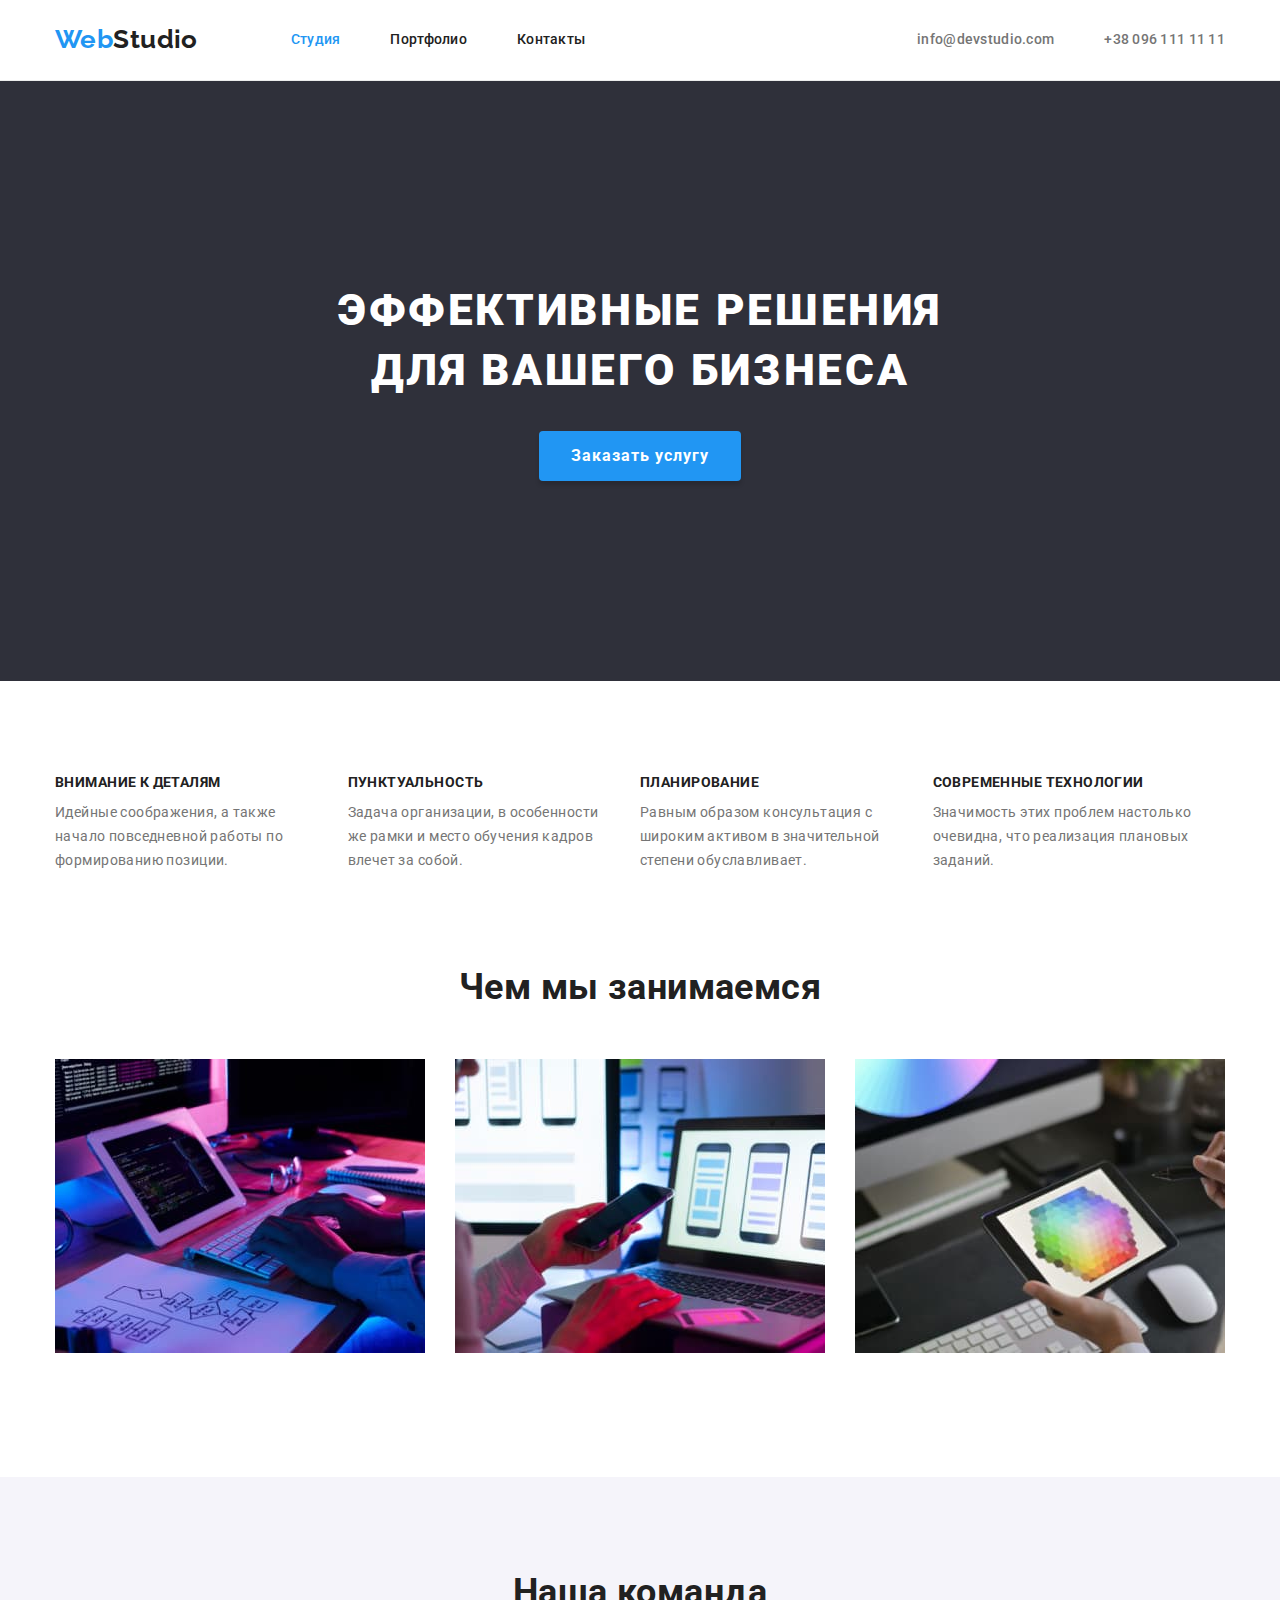
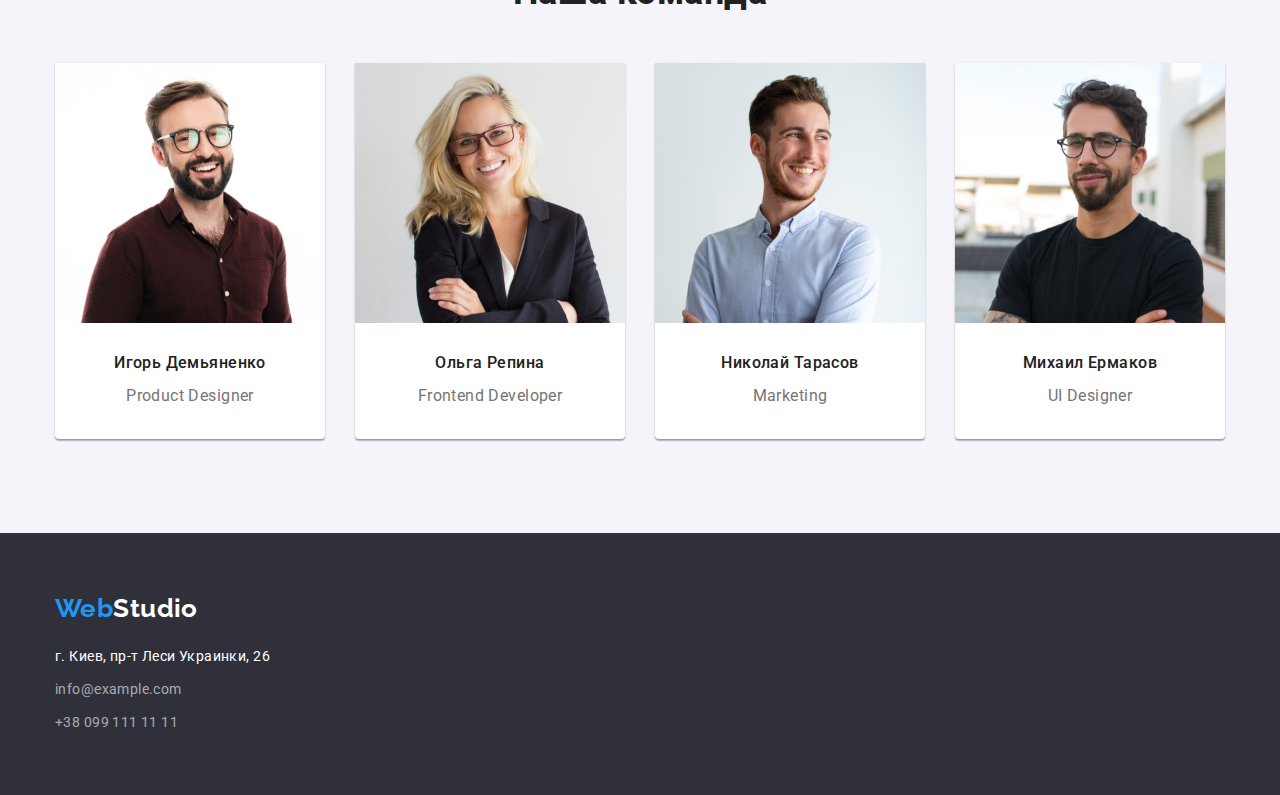
<file: index.html>
<!DOCTYPE html>
<html lang="ru">
<head>
    <meta charset="UTF-8">
    <meta http-equiv="X-UA-Compatible" content="IE=edge">
    <meta name="viewport" content="width=device-width, initial-scale=1.0">

    <link href="https://fonts.googleapis.com/css2?family=Raleway:wght@700&family=Roboto:wght@400;500;700;900&display=swap"
          rel="stylesheet"
      />
      <link rel="stylesheet" 
      href="https://cdnjs.cloudflare.com/ajax/libs/modern-normalize/1.1.0/modern-normalize.min.css">
   
    <link rel="stylesheet" href="css/styles.css"/>
    <title> ВебСтудия</title>
    </head >
<body>
             <!--Верхняя линия-->
    <header> 
      <div class="container header-nav">
             <!--Навигация-->
         <nav class="site-nav" >
             <a href="./index.html" class="logo">Web<span class="logo-black">Studio</span></a>
               <ul class="site-nav list ">
                <li class="item" ><a href="" class="link current">Студия</a></li>
                <li class="item" ><a href="./portfolio.html" class="link">Портфолио</a></li>
                <li class="item" ><a href="" class="link">Контакты</a></li>
           </ul>
         </nav>
           <ul class="nav-item list">
               <li class="item">
                 <a class="link" href="mailto:info@devstudio.com">info@devstudio.com</a></li>
               <li class="item">
              <a class="link" href="tel:+380961111111">+38 096 111 11 11</a></li>
           </ul>
          </div>
    </header>
            <!--Уникальный контент-->
     <main>
             <!--Шапка-->
        <section class="hero text ">
          <div class="container">
            <h1 class="hero-title">ЭФФЕКТИВНЫЕ РЕШЕНИЯ ДЛЯ ВАШЕГО БИЗНЕСА  </h1>
                <button type="button" class="button-hero">Заказать услугу</button>
          </div>
              </section>
             <!--Особенности-->
        <section class="section ">
          <div class="container">
          <h2 class="section-title visually-hidden">Особенности</h2>
            <ul class="  list features ">
                <li class="item">
                  <h3 class="title">ВНИМАНИЕ К ДЕТАЛЯМ </h3>
                   <p class="text">Идейные соображения, а также<br>начало повседневной работы по <br>
                      формированию позиции.</p>
                    </li>
                <li class="item">
                  <h3 class="title">ПУНКТУАЛЬНОСТЬ</h3>
                   <p class="text">Задача организации, в особенности <br> же рамки и место обучения 
                     кадров <br> влечет за собой.</p>
                    </li>
                 <li class="item">
                   <h3 class="title">ПЛАНИРОВАНИЕ </h3>
                   <p class="text">Равным образом консультация с <br> широким активом в значительной <br>
                      степени обуславливает.</p>
                    </li>
                <li class="item">
                  <h3 class="title">СОВРЕМЕННЫЕ ТЕХНОЛОГИИ </h3>
                   <p class="text">Значимость этих проблем настолько <br> очевидна, что реализация 
                     плановых <br> заданий.</p>
                    </li>
            </ul>
          </div>
        </section>
             <!--Чем мы занимаемся-->
        <section class="section section-padding">
          <div class="container container-plus">
            <h2 class="section-title">Чем мы занимаемся</h2>
        <ul class="feature-list list">
           <li class="box">
             <img class="img" src="images/i11.jpg" alt="Верстка"
                    width="370" /></li>
           <li class="box">
             <img class="img" src="images/i21.jpg" alt="Дизайн" 
                    width="370" /></li>
           <li class="box">
             <img class="img" src="images/i31.jpg" alt="Оформление" 
                    width="370"/></li>
        </ul>
        </div>
        </section>
             <!--Наша команда-->
        <section class="section feature">
          <div class="container">
           <h2 class="section-title">Наша команда</h2>
             <ul class="feature-list list">
                 <li class="team-card">
                   <img class="img" src="images/img21.jpg" alt="Игорь Демьяненко" 
                          width="270"/>
                   <div class="item">
                     <h3 class="title ">Игорь Демьяненко</h3>
                           <p class="text-list item">Product Designer</p>
                   </div>
                </li>
                 <li class="team-card">
                   <img class="img" src="images/img22.jpg" alt="Ольга Репина" 
                          width="270" />
                   <div class="item">
                     <h3 class="title">Ольга Репина</h3>
                            <p class="text-list item">Frontend Developer</p>
                   </div>
                  </li>
                 <li class="team-card">
                   <img class="img" src="images/img23.jpg" alt="Николай Тарасов" 
                          width="270"/>
                   <div class="item">
                       <h3 class="title">Николай Тарасов</h3>
                            <p class="text-list item">Marketing</p>
                   </div>
                </li>
                 <li class="team-card">
                   <img class="img" src="images/img24.jpg" alt="Михаил Ермаков"
                          width="270" />
                   <div class="item">
                       <h3 class="title">Михаил Ермаков</h3>
                            <p class="text-list item">UI Designer</p>
                  </div>
                </li>
               </ul>
          </div> 
        </section>
     </main>
                 <!--Подвал-->
     <footer class="footer">
           <div class="container ">
                <!-- Футер-лого-->
               <a href="./index.html" class="footer-logo ">Web<span class="footerlogo-white">Studio</span></a>
                <!--Address-->
          <address > 
            <ul class="footer-item list ">
              <li class="item"> 
                <a  class="link-white "  href="https://bit.ly/3pXMvUd" target="_blank" rel="noopener noreferrer">
                г. Киев, пр-т Леси Украинки, 26</a></li>
              <li class="item">
                <a class="link " href="mailto:info@devstudio.com">info@example.com</a></li>
              <li >
                <a class="link " href="tel:+380991111111">+38 099 111 11 11</a></li>
            </ul>
          </address>
        </div>
     </footer>
</body>
</html>
</file>
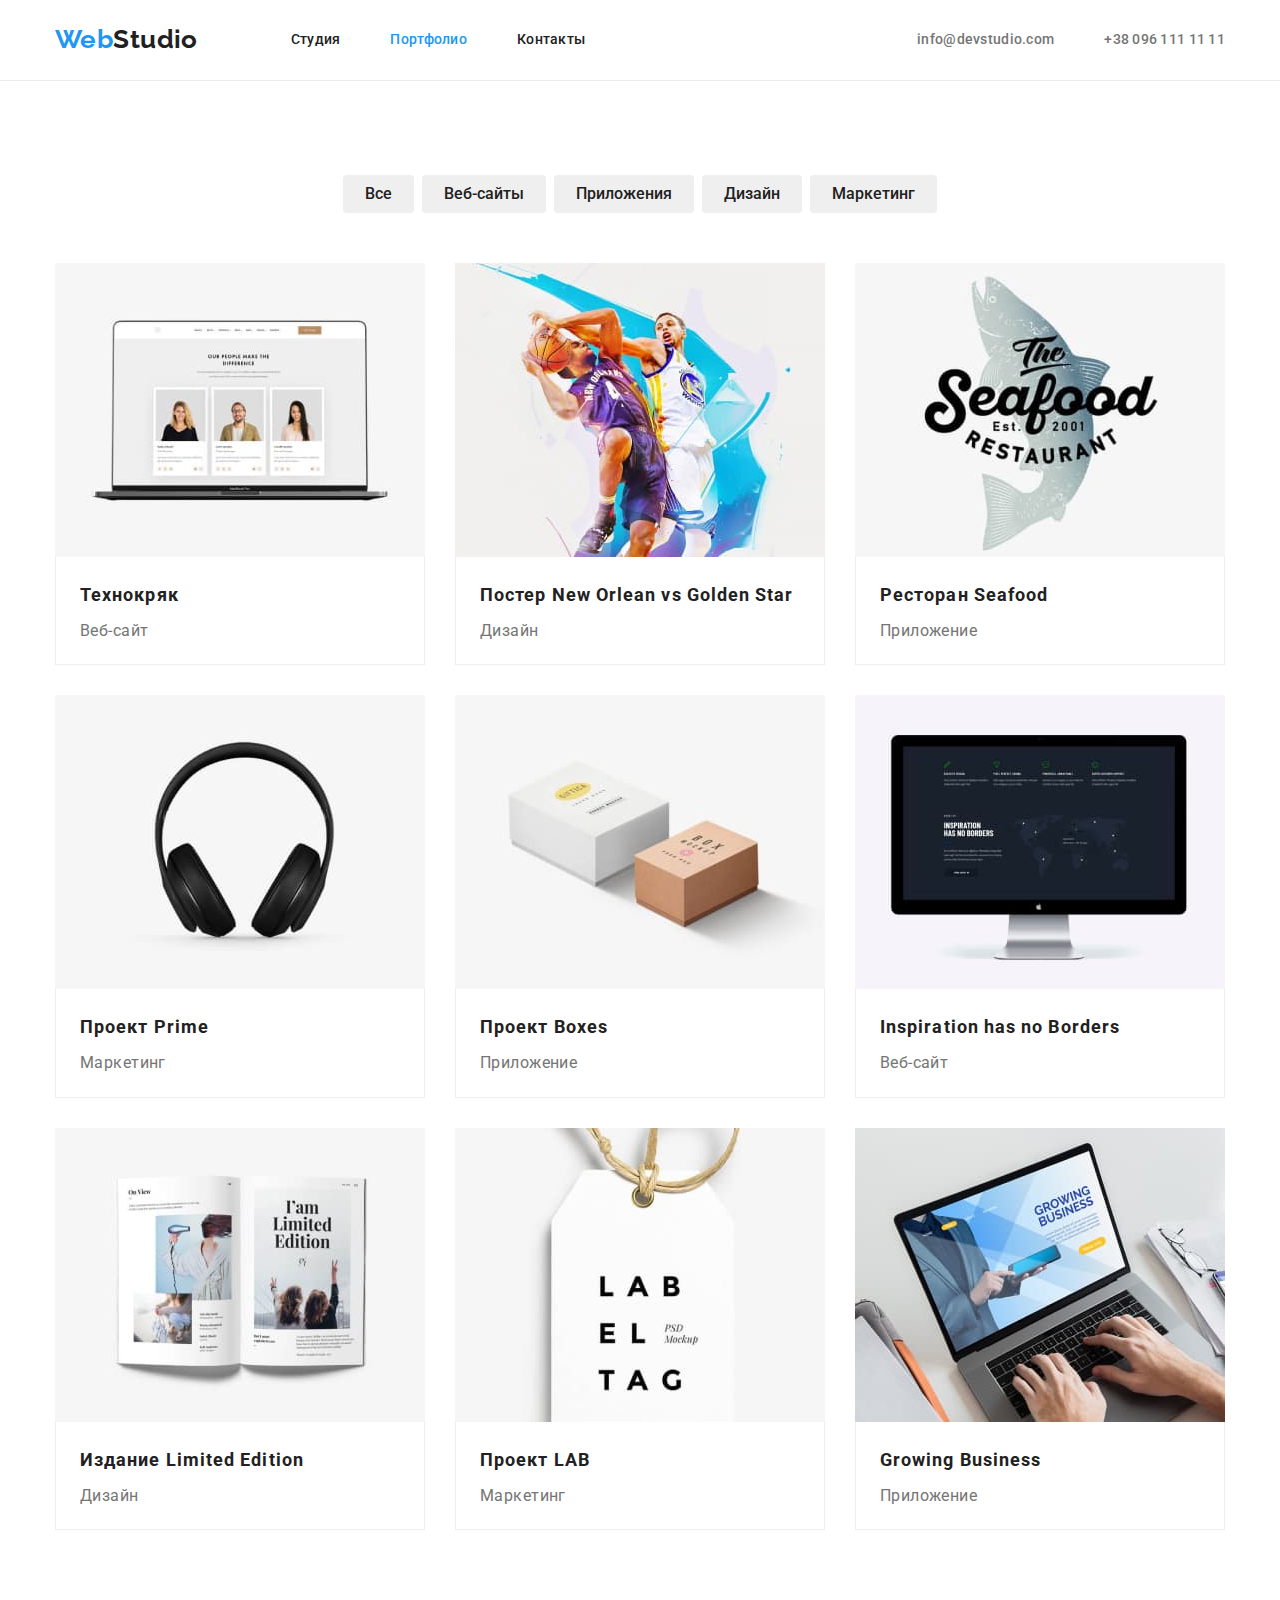
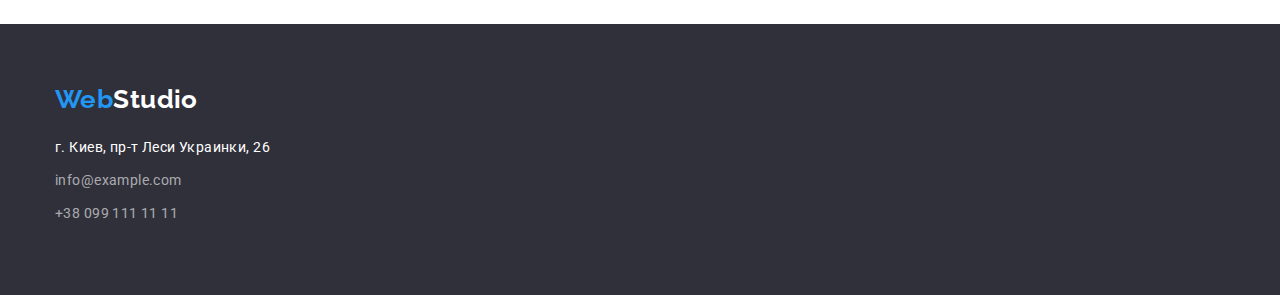
<file: portfolio.html>
<!DOCTYPE html>
<html lang="ru">
<head>
    <meta charset="UTF-8">
    <meta http-equiv="X-UA-Compatible" content="IE=edge">
    <meta name="viewport" content="width=device-width, initial-scale=1.0">

    <link href="https://fonts.googleapis.com/css2?family=Raleway:wght@700&family=Roboto:wght@400;500;700;900&display=swap"
          rel="stylesheet" />
     <link rel="stylesheet" 
          href="https://cdnjs.cloudflare.com/ajax/libs/modern-normalize/1.1.0/modern-normalize.min.css">
    <link rel="stylesheet" href="css/styles.css"/>
    
    <title>Портфолио</title>
    </head>
<body>
    <header >
        <!--Навигация-->
        <div class="container header-nav">
               <nav class="site-nav item">
            <a href="./index.html" class="logo">Web<span class="logo-black">Studio</span></a>
              <ul class="site-nav list ">
                <li class="item"><a href="./index.html" class="link">Студия</a></li>
                <li class="item"><a href="./portfolio.html" class="link current">Портфолио</a></li>
                <li class="item"><a href="" class="link">Контакты</a></li>
              </ul>
        </nav>
        <ul class="nav-item  list">
            <li class="item">
                <a class="link" href="mailto:info@devstudio.com">info@devstudio.com</a>
            </li>
            <li class="item">
                <a class="link" href="tel:+380961111111">+38 096 111 11 11</a>
            </li>
        </ul>
        </div>
      </header>
    <main>
        <!--Наши роботы-->
            <section class="section">
                <div class="container ">
            <h1 class="visually-hidden">Портфолио</h1>
        <!--Фильтр-->
        <ul class="list link  button-center">
            <li class="item">
                <button type="button"  class=" button-item"  >Все</button>
            </li>
            <li class="item">
                <button type="button"  class=" button-item" >Веб-сайты</button>
            
            </li>
            <li class="item">
                <button type="button"  class=" button-item"  >Приложения</button>
            </li>
            <li class="item">
                <button type="button"  class=" button-item"  >Дизайн</button>
            </li>
            <li class="item">
                <button type="button"  class=" button-item" >Маркетинг</button>
            </li> 
        </ul>
        <ul class=" project-cards list">
            <li class="project-item">
                <a href="#" class="our-projects">
                <img class="img" src="images/project1.jpg" alt="Технокряк"
                     width="370"/>
                  <div class="btm-border">
                     <h2 class="subtitle-portfolio">Технокряк</h2>
                        <p class="text-list">Веб-сайт</p>
                 </div>     
                </a>
            </li>
            <li class="project-item">
                <a href="#" class="our-projects">
                <img class="img" src="images/project2.jpg" alt="Постер New Orlean vs Golden Star"
                     width="370"/>
                  <div class="btm-border">
                     <h2 class="subtitle-portfolio">Постер New Orlean vs Golden Star</h2>
                        <p class="text-list">Дизайн</p>
                  </div>
                </a>
            </li>
            <li class="project-item">
                <a href="#" class="our-projects">
                <img class="img" src="images/project3.jpg" alt="Ресторан Seafood"
                     width="370"/>
                  <div class="btm-border">
                     <h2 class="subtitle-portfolio">Ресторан Seafood</h2>
                        <p class="text-list">Приложение</p>
                  </div>
                </a>
            </li>
            <li class="project-item">
                <a href="#" class="our-projects">
                <img class="img" src="images/project4.jpg" alt="Проект Prime"
                     width="370"/>
                  <div class="btm-border">
                     <h2 class="subtitle-portfolio">Проект Prime</h2>
                        <p class="text-list">Маркетинг</p>
                  </div>
                </a>
            </li>
            <li class="project-item">
                <a href="#" class="our-projects">
                <img class="img" src="images/project5.jpg" alt="Проект Boxes"
                     width="370"/>
                   <div class="btm-border">
                     <h2 class="subtitle-portfolio">Проект Boxes</h2>
                        <p class="text-list">Приложение</p>
                   </div>
                </a>
            </li>
            <li class="project-item">
                <a href="#" class="our-projects">
                <img class="img" src="images/project6.jpg" alt="Inspiration has no Borders"
                     width="370"/>
                  <div class="btm-border">
                     <h2 class="subtitle-portfolio">Inspiration has no Borders</h2>
                        <p class="text-list">Веб-сайт</p>
                  </div>
                </a>
            </li>
            <li class="project-item">
                 <a href="#" class="our-projects">
                <img class="img" src="images/project7.jpg" alt="Издание Limited Edition"
                     width="370"/>
                  <div class="btm-border">
                     <h2 class="subtitle-portfolio">Издание Limited Edition</h2>
                        <p class="text-list">Дизайн</p>
                  </div>
                    </a>
            </li>
            <li class="project-item">
                <a href="#" class="our-projects">
                <img class="img" src="images/project8.jpg" alt="Проект LAB"
                     width="370"/>
                  <div class="btm-border">
                     <h2 class="subtitle-portfolio">Проект LAB</h2>
                        <p class="text-list">Маркетинг</p>
                  </div>
                </a>
            </li>
            <li class="project-item">
                <a href="#" class="our-projects">
                <img class="img" src="images/project9.jpg" alt="Growing Business"
                     width="370"/>
                  <div class="btm-border">
                     <h2 class="subtitle-portfolio">Growing Business</h2>
                        <p class="text-list">Приложение</p>
                  </div>
                    </a>
            </li>
        </ul>
      </div>
    </section>
    </main>
           <!--Подвал-->
    <footer class="footer">
      <div class="container ">
           <!-- Футер-лого-->
          <a href="./index.html" class="footer-logo ">Web<span class="footerlogo-white">Studio</span></a>
           <!--Адрес-->
     <address > 
       <ul class="footer-item list ">
         <li class="item"> 
           <a  class="link-white "  href="https://bit.ly/3pXMvUd" target="_blank" rel="noopener noreferrer">
           г. Киев, пр-т Леси Украинки, 26</a></li>
         <li class="item">
           <a class="link " href="mailto:info@devstudio.com">info@example.com</a></li>
         <li class="item">
           <a class="link " href="tel:+380991111111">+38 099 111 11 11</a></li>
       </ul>
     </address>
   </div>
</footer>
</body>
</html>
</file>
<file: css/styles.css>
/* основной цвет текста   #757575 */
/* вторичный цвет текста  #212121 */
/* акцент  #2196F3  */
/* синий   #188CE8 */
/* белый   #FFFFFF  */
/* белый 60%   rgba(255, 255, 255, 0.6); */

/* основной цвет фона  #FFFFFF   */
/* вторичный цвет фона  #2F303A */
/* светло серый фон   #F5F4FA  */
/* темно-серый фон   #E5E5E5  */

html{
    box-sizing: border-box;
}
*,*::before,
*::after{
    box-sizing: inherit;
}

:root{
    --primary-text-color:#757575 ;
    --title-text-color: #212121;
    --primary-white-color: #FFFFFF;
    --accent-color: #2196F3;
    --blue-color: #188CE8 ;
    --secondary-bg-color: #2F303A;
    --light-grey-bg-color: #F5F4FA;
    --dark-grey-bg-color: #E5E5E5;
    --white-rgba:rgba(255, 255, 255, 0.6);
}

body {
    margin: 0;
    background-color: var(--primary-white-color);

    color: var(--primary-text-color);
    font-family: Roboto, sans-serif;
    font-size: 14px;
    line-height: 1.71;
    letter-spacing: 0.03em; 
}

header {
    border-bottom: 1px solid #ececec;
}
  
.container{
    width: 1200px;
    margin: 0 auto;
    padding: 0 15px;   
}
p {
    display: block;
    margin-block-start: 1em;
    margin-block-end: 1em;
    margin-inline-start: 0px;
    margin-inline-end: 0px;
}

/* Утилиты */

.list {
    list-style: none;
}

ul{
    padding-inline-start: 0px;
    margin-block-start: 1em;
    margin-block-end: 1em;
}

h1,
h2,
h3,
h4,
h5,
h6,
ul,
p{
    margin: 0;
    padding: 0;
}
.visually-hidden { 
    position: absolute; 
    width: 1px; 
    height: 1px; 
    margin: -1px; 
    border: 0; 
    padding: 0; 
    white-space: nowrap; 
    clip-path: inset(100%); 
    clip: rect(0 0 0 0); 
    overflow: hidden; 
} 
.img{
    display: block;
    max-width: 100%;
    height: auto; 
}

/* Header */

/* Header-nav */

.header-nav{
    display: flex;
    align-items: center;

}
/* Logo */

.logo {
    padding-top: 24px;
    padding-bottom: 25px;
    margin-right: 93px;

    color: var(--accent-color);
    font-family: Raleway, sans-serif;
    
    font-weight: 700;
    font-size: 26px;
    line-height: 1.19;
    text-decoration: none;   
} 

.logo-black {
    color: var(--title-text-color);
}

/* Site-nav*/
.site-nav{
    display: flex;
}

.site-nav .item:not(:last-child){
    margin-right: 50px;
}

.site-nav .link {
    display: block;
    padding-top: 32px;
    padding-bottom: 32px;

    color: var(--title-text-color);
    
    font-weight: 500;
    font-size: 14px;
    line-height: 1.14 ;
    font-family: inherit;
    letter-spacing: 0.02em;
    text-decoration: none;  
}

.site-nav .link:hover,
.site-nav .link:focus {
    color: var(--accent-color);
}

.site-nav .link.current{
    color: var(--accent-color);
}

/* Nav-item */
.nav-item{
    display: flex;  
    margin-left: auto;
}

.nav-item .item:not(:last-child){
    margin-right: 50px;
}

.nav-item .link {
    padding-top: 32px;
    padding-bottom: 32px;

    color: var(--primary-text-color);
    
    font-weight: 500;
    font-size: 14px;
    line-height: 1.14;
    letter-spacing: 0.02em;
    text-decoration: none;  
}

.nav-item .link:hover,
.nav-item .link:focus {
    color: var(--accent-color);
}

/* Hero */
.hero{
    padding-top: 200px;
    padding-bottom: 200px;
    background-color: var(--secondary-bg-color);
    text-align: center;
}

.hero-title {
    width: 696px;
    margin:0 auto;
    
    margin-bottom: 30px;
    color: var(--primary-white-color);

    font-weight:900;
    font-size: 44px ;
    line-height: 1.36 ;
    text-align: center ;
    letter-spacing: 0.06em;
}

/* Button-hero */

.button-hero {
    border-radius: 4px;
    border: none;
    padding: 10px 32px;
    box-shadow: 0px 4px 4px rgba(0, 0, 0, 0.15);

    background-color: var(--accent-color);
    color: var(--primary-white-color);

    font-weight: 700;
    Font-size: 16px;
    Line-height: 1.88;
    cursor: pointer;
    letter-spacing: 0.06em;      
}

.button:hover,
.button:focus{
   background-color: var(--blue-color);
}

/* Section */

.section{
    padding-top: 94px ;
    padding-bottom: 94px ;
}
.section-padding{
    padding-top: 0;
}

.section-title {
    margin-bottom: 50px;
    color: var(--title-text-color);
    
    font-weight: 700; 
    font-size: 36px;
    line-height: 1.17;
    text-align: center ;
}
/*  Features */

/* Особенности */

.features{
    display: flex; 
}

.features .item{
    width: 270px;
    margin-right: 30px;
}
.features.item:nth-child(4n){
    margin-right: 0;
}
.features .title{
    margin-bottom: 10px;
    color: var(--title-text-color);
   
    font-weight: 700 ;
    font-size: 14px ;
    line-height: 1.14 ;            
}
/* Чем мы занимаемся */

.feature-list{
    display: flex;
    flex-wrap: wrap;
}
.box{width: calc((100% - 60px)/3);
    margin-right: 30px;
}
.box:nth-child(3n){
    margin-right: 0;
}
.box:nth-last-child(-n+3){
    margin-bottom: 0;
}
/* Наша команда */

.team-card{
    width: calc((100% - 90px)/4);
    margin-right: 30px;

    background-color: var(--primary-white-color);
    box-shadow: 0px 1px 3px rgb(0 0 0 / 12%), 0px 1px 1px rgb(0 0 0 / 14%),
    0px 2px 1px rgb(0 0 0 / 20%);
    border-radius: 0px 0px 4px 4px;
}
.team-card:nth-child(4n){
    margin-right: 0;
}
.team-card:nth-last-child(-n+4){
    margin-bottom: 0;
}

.feature-list .title { 
    /* margin-top: 30px; */
    margin-bottom: 10px;

    color: var(--title-text-color);
    font-weight: 500;
    font-size: 16px;
    line-height: 1.19;
}

.feature-list .text{
    color: var(--primary-text-color);
    font-size: 14px ;
    line-height: 1.71;
}
.feature-list .img{
    margin-top: 0;
    margin-bottom: 30px;
}

.feature{
    background-color:var(--light-grey-bg-color) ;
}
.feature-list .item{
    margin-top: 0;
    margin-bottom: 30px;
    text-align: center;
}

/* Portfolio */

/* Фильтр */

.button-center{
    display: flex;
    justify-content: center;
}
.button-center .item:not(:last-child){
    margin-right: 8px;
}
.button-item{
    padding: 6px 22px; 
    border-radius: 4px;
    border: none;
     
    color: var(--title-text-color);

    font-weight: 500;
    font-size: 16px;
    line-height: 1.63;
    font-family: inherit;
    cursor: pointer; 
}

.button-item:hover,
.button-item:focus {
    background-color: var(--blue-color);
    color: var(--primary-white-color);
}

/* Проекти */

.project-cards{
    display: flex;
    flex-wrap: wrap;
    margin-top: 50px;
}
.project-item{
    width: calc((100% - 60px)/3);
    margin-right: 30px;
    margin-bottom: 30px;
}
.project-item:nth-child(3n){
    margin-right: 0;
}
.project-item:nth-last-child(-n+3){
    margin-bottom: 0;
}
.btm-border {
    border-bottom: 1px solid #eeeeee;
    border-left: 1px solid #eeeeee;
    border-right: 1px solid #eeeeee;

    padding: 20px 24px;
}

.subtitle-portfolio{
    margin-bottom: 4px;
    color: var(--title-text-color);

    font-weight: 700;  
    font-size: 18px; 
    line-height: 2; 
    letter-spacing: 0.06em; 
}

.text-list{
    color: var(--primary-text-color);
     
    font-size: 16px;
    line-height: 1.71;   
}

.our-projects{
    text-decoration: none;  
}

.bgr-portfolio{
    background-color: var(--primary-white-color);
}

/* Футер */

/* Логотип футера */

.footer-logo{

    color: var(--accent-color);
    font-family: Raleway, sans-serif;
    font-weight: 700;
    font-size: 26px;
    line-height: 1.19;
    text-decoration: none;
}

.footerlogo-white{
    margin-bottom: 20px;
    color:var(--primary-white-color);
}

.footer{
    background-color: var(--secondary-bg-color);
    padding-top: 60px;
    padding-bottom: 60px;
}
.footer-item{
     margin-top: 20px;
}

.link-white{
    color: var(--primary-white-color);
    font-style: normal;
    text-decoration: none;
}
.footer .item{
    margin-bottom: 9px;
}
/* Адрес */

.footer-item .link  {
    font-size: 14px;
    line-height:1.7;
    color:var(--white-rgba);
    font-style: normal;
    text-decoration: none;
}
/* Адрес: ховер/фокус */

.footer-item .link:hover,
.footer-item .link:focus {
    color: var(--accent-color);
}
.footer-item .link-white:hover,
.footer-item .link-white:focus {
    color: var(--accent-color);
}
</file>
